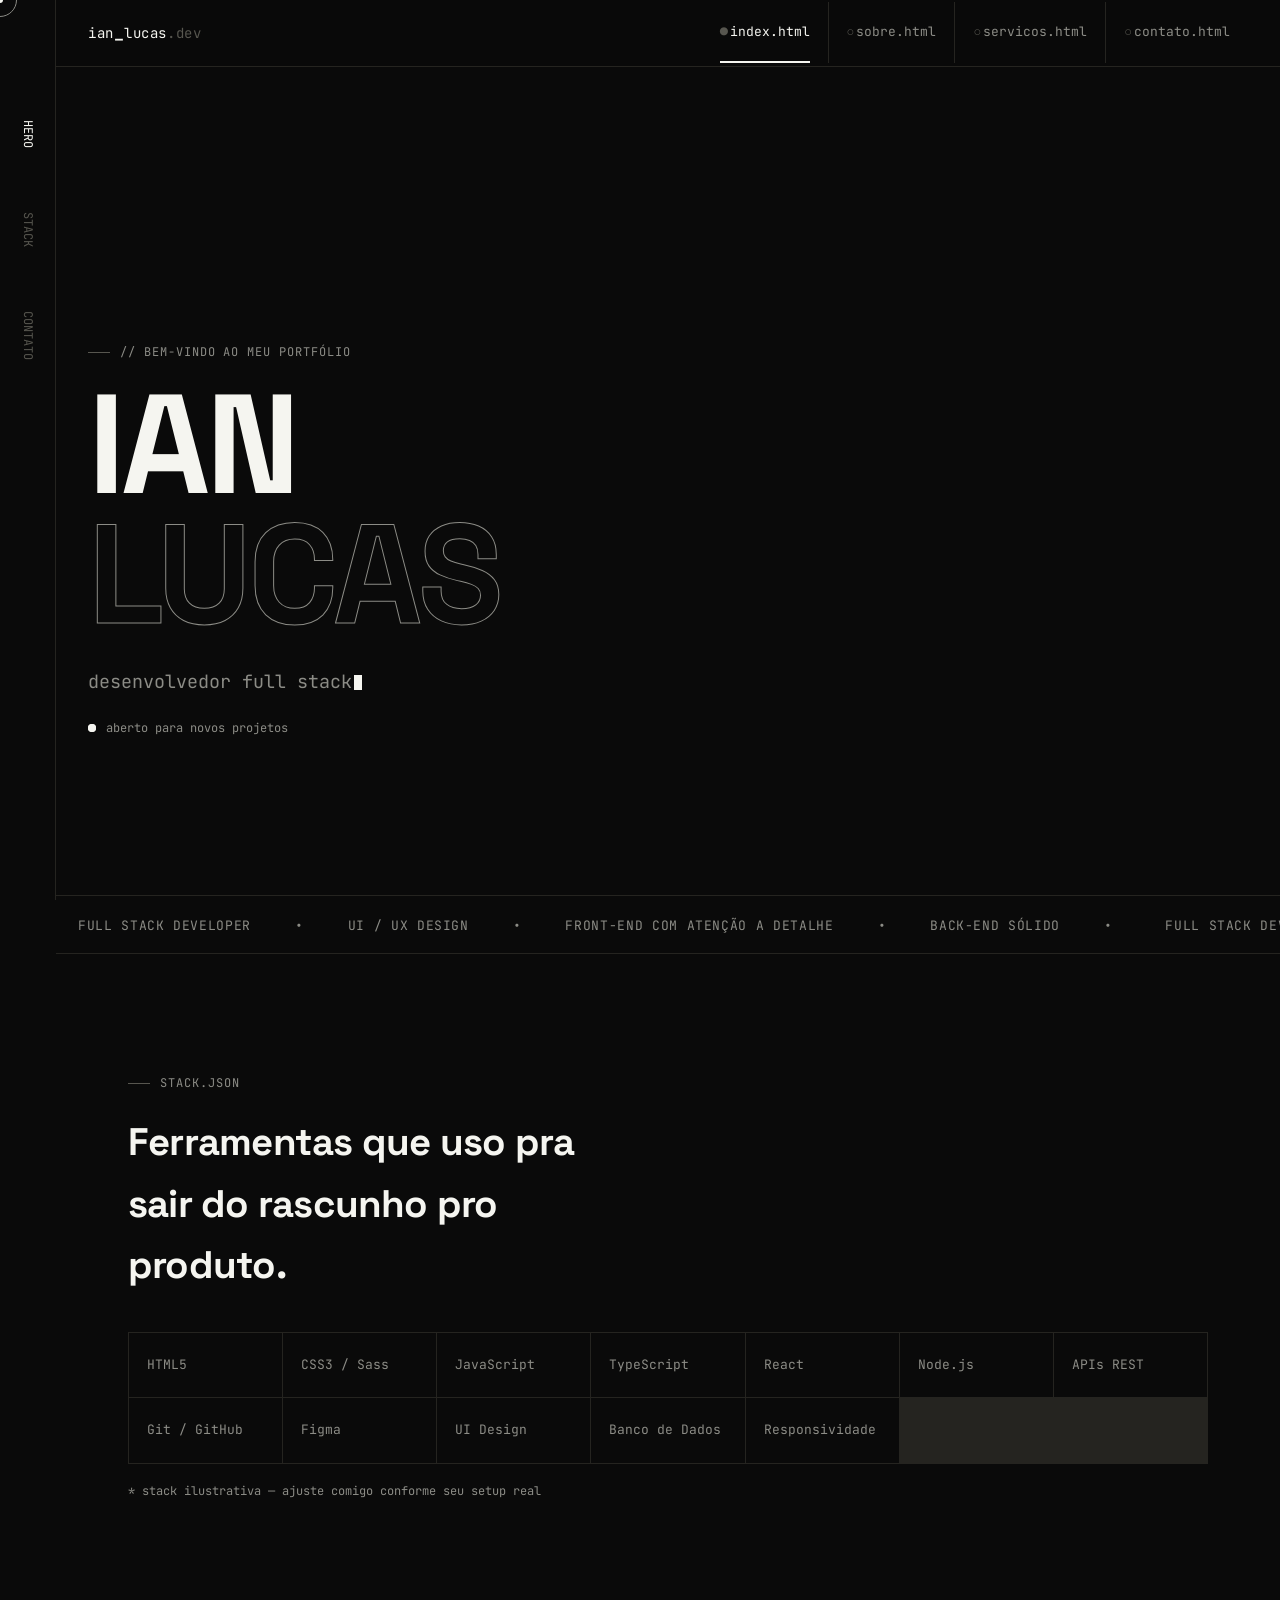
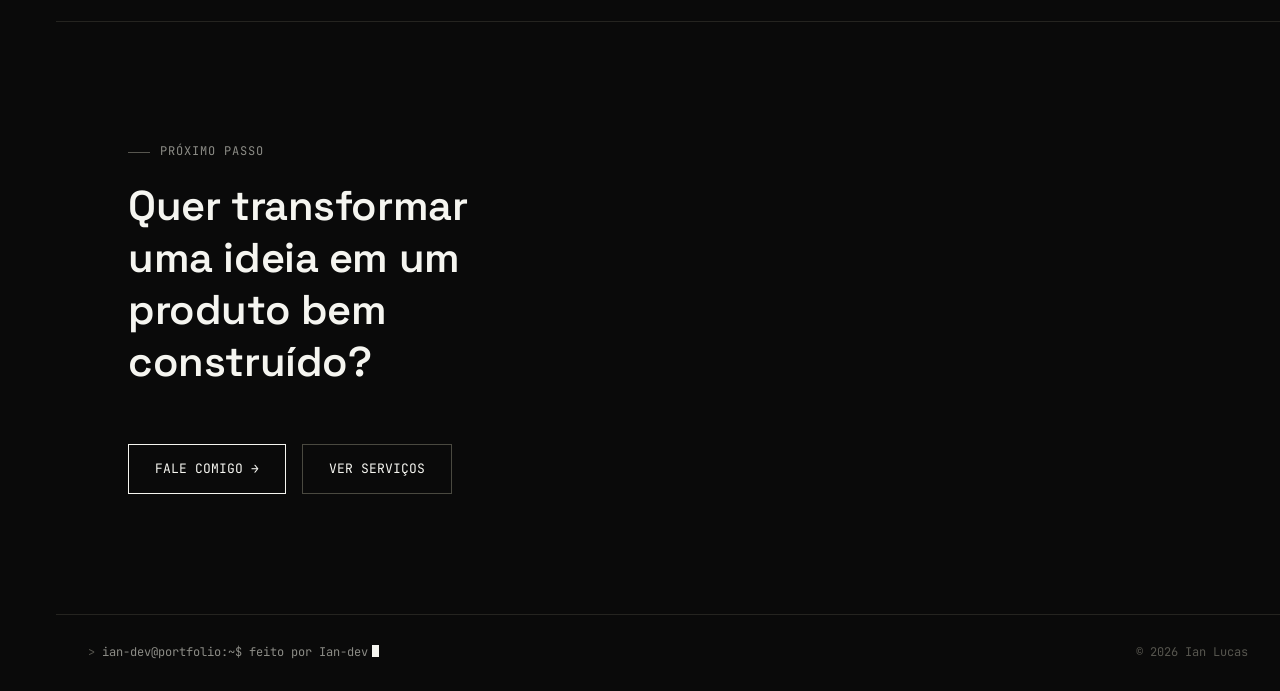
<file: index.html>
<!DOCTYPE html>
<html lang="pt-br">
<head>
<meta charset="UTF-8">
<meta name="viewport" content="width=device-width, initial-scale=1.0">
<title>Ian Lucas — Full Stack Developer</title>
<link rel="stylesheet" href="style.css">
<link rel="icon" type="image/svg+xml" href="favicon.svg">
</head>
<body>
<div class="cursor-dot"></div>
<div class="cursor-ring"></div>

<div class="frame">
  <nav class="gutter">
    <span class="active" data-target="#hero">HERO</span>
    <span data-target="#stack">STACK</span>
    <span data-target="#cta">CONTATO</span>
  </nav>

  <header class="topbar">
    <a href="index.html" class="brand">ian<b>_</b>lucas<span style="color:var(--fg-dimmer)">.dev</span></a>
    <button class="nav-toggle" aria-label="menu">
      <span class="dots"><span></span><span></span><span></span></span>
    </button>
    <div class="tabs">
      <a href="index.html" class="active"><span class="dot">●</span>index.html</a>
      <a href="sobre.html"><span class="dot">○</span>sobre.html</a>
      <a href="servicos.html"><span class="dot">○</span>servicos.html</a>
      <a href="contato.html"><span class="dot">○</span>contato.html</a>
    </div>
  </header>

  <main>
    <section id="hero" class="hero" style="border-bottom:none;padding-bottom:0;">
      <div class="eyebrow">// bem-vindo ao meu portfólio</div>
      <h1 class="hero-name">
        IAN<br>
        <span class="outline">LUCAS</span>
      </h1>
      <p class="hero-sub">
        <span data-type='["desenvolvedor full stack","interfaces com estilo","código que funciona e impressiona","disponível para novos projetos"]'></span><span class="caret"></span>
      </p>
      <div class="availability">
        <span class="pulse"></span> aberto para novos projetos
      </div>
    </section>

    <div class="marquee">
      <div class="marquee-track">
        <span>FULL STACK DEVELOPER</span><span>•</span><span>UI / UX DESIGN</span><span>•</span><span>FRONT-END COM ATENÇÃO A DETALHE</span><span>•</span><span>BACK-END SÓLIDO</span><span>•</span>
        <span>FULL STACK DEVELOPER</span><span>•</span><span>UI / UX DESIGN</span><span>•</span><span>FRONT-END COM ATENÇÃO A DETALHE</span><span>•</span><span>BACK-END SÓLIDO</span><span>•</span>
      </div>
    </div>

    <section id="stack">
      <div class="section-inner">
        <div class="eyebrow reveal">stack.json</div>
        <h2 class="reveal" style="font-size:clamp(1.6rem,3vw,2.4rem);max-width:20ch;">Ferramentas que uso pra sair do rascunho pro produto.</h2>
        <div class="stack-grid reveal">
          <div>HTML5</div>
          <div>CSS3 / Sass</div>
          <div>JavaScript</div>
          <div>TypeScript</div>
          <div>React</div>
          <div>Node.js</div>
          <div>APIs REST</div>
          <div>Git / GitHub</div>
          <div>Figma</div>
          <div>UI Design</div>
          <div>Banco de Dados</div>
          <div>Responsividade</div>
        </div>
        <p class="reveal" style="color:var(--fg-dim);font-family:var(--mono);font-size:12px;margin-top:18px;">* stack ilustrativa — ajuste comigo conforme seu setup real</p>
      </div>
    </section>

    <section id="cta" style="border-bottom:none;">
      <div class="section-inner reveal">
        <div class="eyebrow">próximo passo</div>
        <p class="big-lead">Quer transformar uma ideia em um produto bem construído?</p>
        <div class="contact-cta">
          <a href="contato.html" class="btn magnetic">FALE COMIGO →</a>
          <a href="servicos.html" class="btn magnetic" style="border-color:var(--line-bright);">VER SERVIÇOS</a>
        </div>
      </div>
    </section>
  </main>

  <footer class="sitefoot">
    <span class="prompt">ian-dev@portfolio:~$ feito por Ian-dev<span class="caret"></span></span>
    <span>© 2026 Ian Lucas</span>
  </footer>
</div>

<script src="script.js"></script>
</body>
</html>
</file>
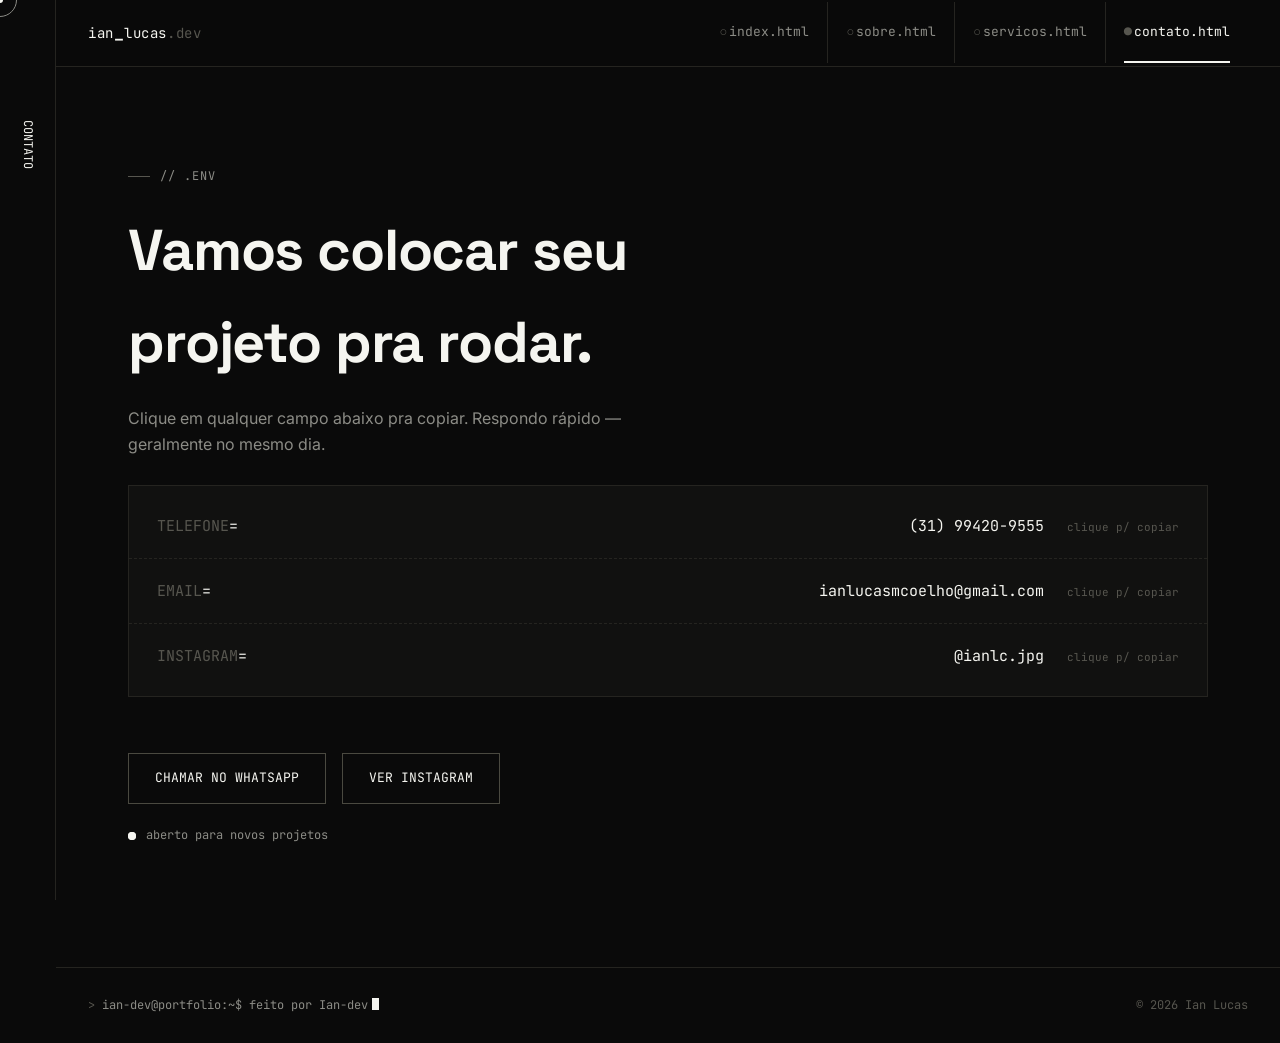
<file: contato.html>
<!DOCTYPE html>
<html lang="pt-br">
<head>
<meta charset="UTF-8">
<meta name="viewport" content="width=device-width, initial-scale=1.0">
<title>Contato — Ian Lucas</title>
<link rel="stylesheet" href="style.css">
<link rel="icon" type="image/svg+xml" href="favicon.svg">
</head>
<body>
<div class="cursor-dot"></div>
<div class="cursor-ring"></div>

<div class="frame">
  <nav class="gutter">
    <span class="active" data-target="#contact">CONTATO</span>
  </nav>

  <header class="topbar">
    <a href="index.html" class="brand">ian<b>_</b>lucas<span style="color:var(--fg-dimmer)">.dev</span></a>
    <button class="nav-toggle" aria-label="menu">
      <span class="dots"><span></span><span></span><span></span></span>
    </button>
    <div class="tabs">
      <a href="index.html"><span class="dot">○</span>index.html</a>
      <a href="sobre.html"><span class="dot">○</span>sobre.html</a>
      <a href="servicos.html"><span class="dot">○</span>servicos.html</a>
      <a href="contato.html" class="active"><span class="dot">●</span>contato.html</a>
    </div>
  </header>

  <main>
    <section id="contact" style="border-bottom:none;padding-top:100px;">
      <div class="section-inner">
        <div class="eyebrow reveal">// .env</div>
        <h1 class="reveal" style="font-size:clamp(2.2rem,5vw,3.6rem);max-width:16ch;">Vamos colocar seu projeto pra rodar.</h1>
        <p class="reveal" style="color:var(--fg-dim);max-width:52ch;margin-top:18px;">Clique em qualquer campo abaixo pra copiar. Respondo rápido — geralmente no mesmo dia.</p>

        <div class="env-block reveal">
          <div class="env-row" data-copy="31994209555">
            <div><span class="env-key">TELEFONE</span>=</div>
            <div class="env-val">(31) 99420-9555 <span class="env-copy">clique p/ copiar</span></div>
          </div>
          <div class="env-row" data-copy="ianlucasmcoelho@gmail.com">
            <div><span class="env-key">EMAIL</span>=</div>
            <div class="env-val">ianlucasmcoelho@gmail.com <span class="env-copy">clique p/ copiar</span></div>
          </div>
          <div class="env-row" data-copy="@ianlc.jpg">
            <div><span class="env-key">INSTAGRAM</span>=</div>
            <div class="env-val">@ianlc.jpg <span class="env-copy">clique p/ copiar</span></div>
          </div>
        </div>

        <div class="contact-cta reveal">
          <a href="https://wa.me/5531994209555" target="_blank" rel="noopener" class="btn magnetic" style="border-color:var(--line-bright);">CHAMAR NO WHATSAPP</a>
          <a href="https://instagram.com/ianlc.jpg" target="_blank" rel="noopener" class="btn magnetic" style="border-color:var(--line-bright);">VER INSTAGRAM</a>
        </div>

        <div class="availability">
          <span class="pulse"></span> aberto para novos projetos
        </div>
      </div>
    </section>
  </main>

  <footer class="sitefoot">
    <span class="prompt">ian-dev@portfolio:~$ feito por Ian-dev<span class="caret"></span></span>
    <span>© 2026 Ian Lucas</span>
  </footer>
</div>

<script src="script.js"></script>
</body>
</html>
</file>
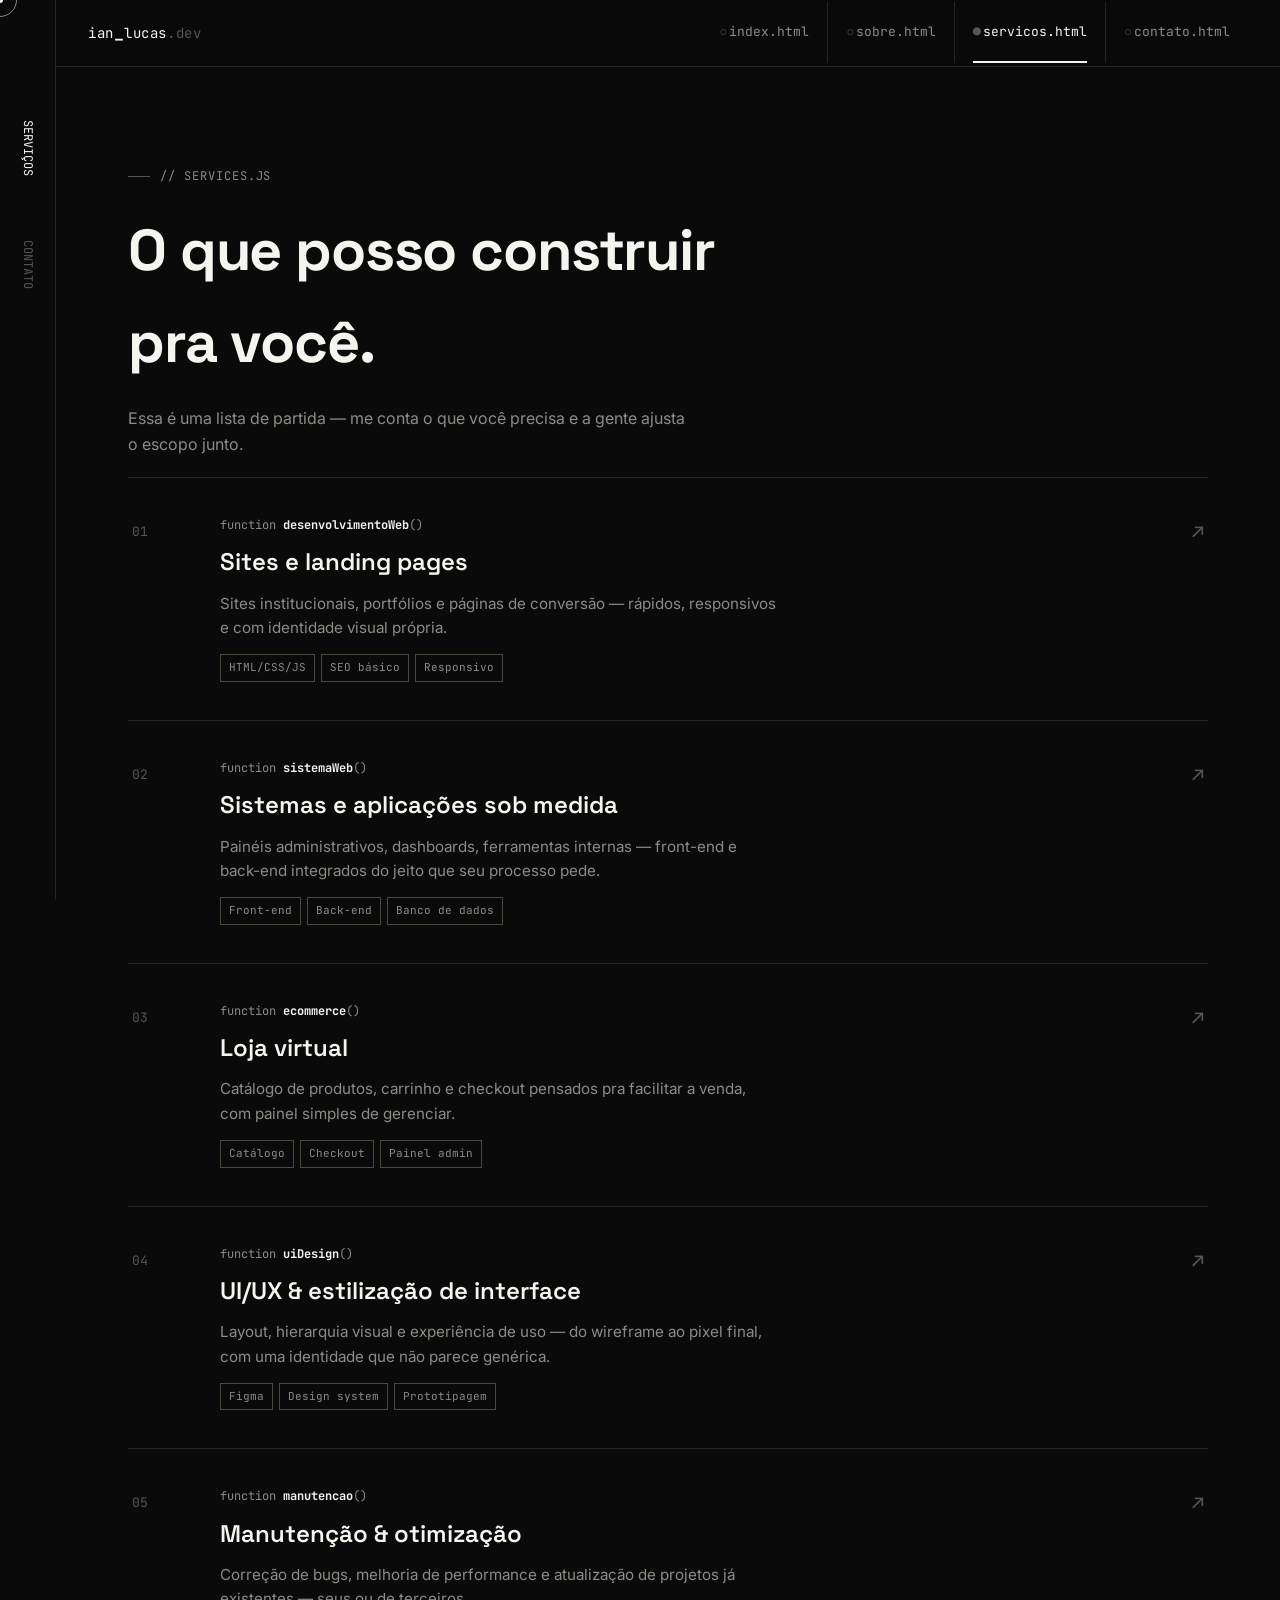
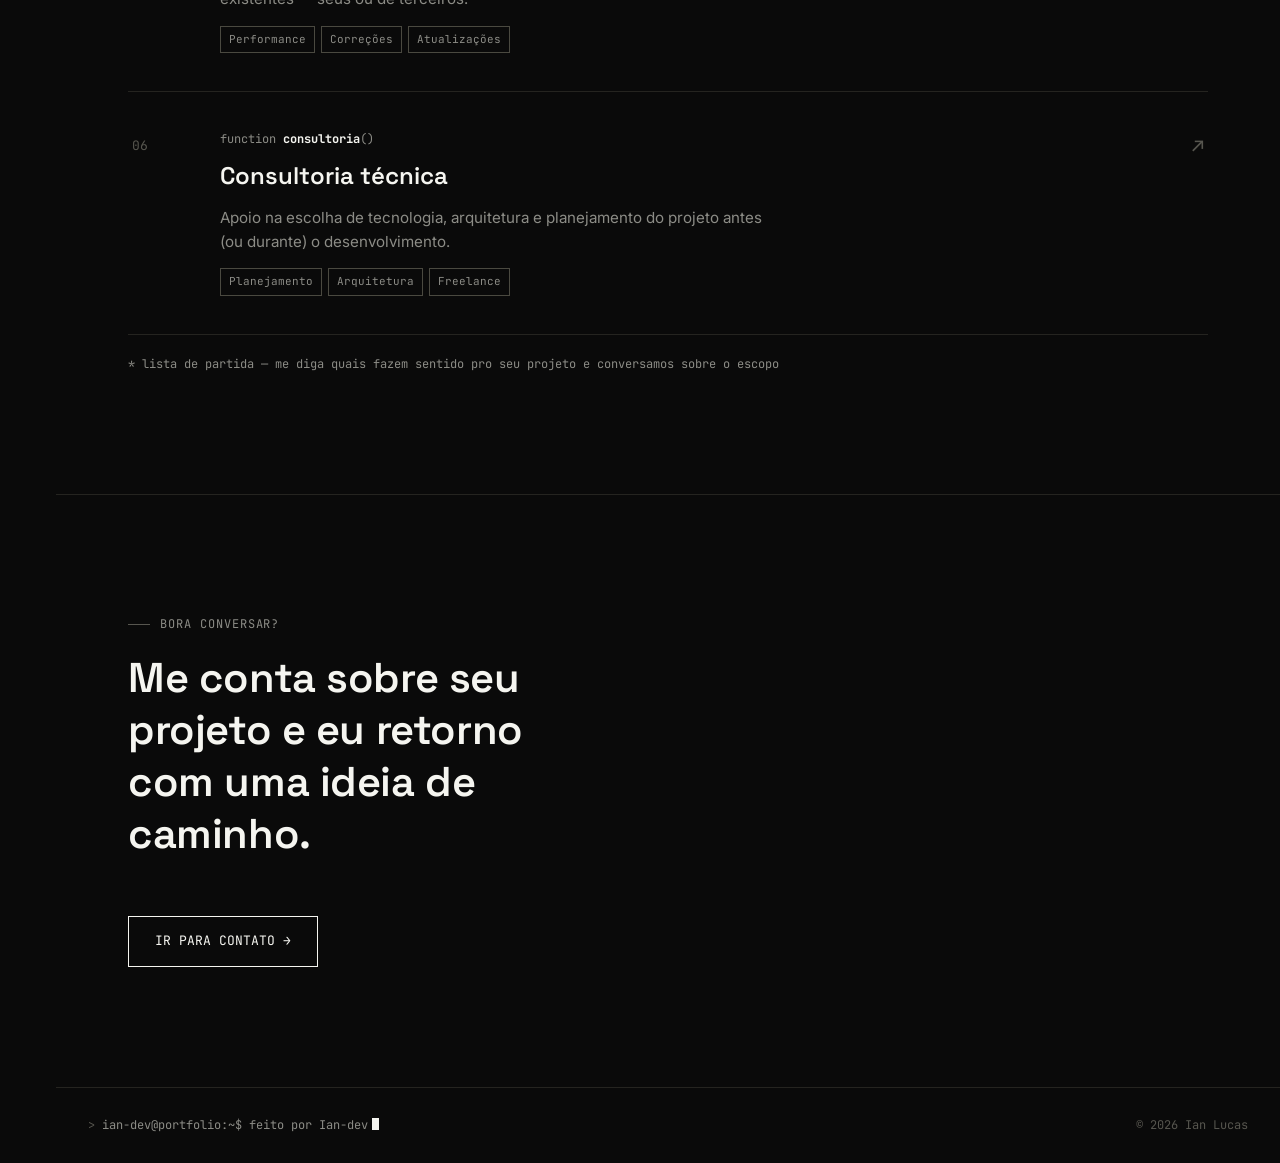
<file: servicos.html>
<!DOCTYPE html>
<html lang="pt-br">
<head>
<meta charset="UTF-8">
<meta name="viewport" content="width=device-width, initial-scale=1.0">
<title>Serviços — Ian Lucas</title>
<link rel="stylesheet" href="style.css">
<link rel="icon" type="image/svg+xml" href="favicon.svg">
</head>
<body>
<div class="cursor-dot"></div>
<div class="cursor-ring"></div>

<div class="frame">
  <nav class="gutter">
    <span class="active" data-target="#svc">SERVIÇOS</span>
    <span data-target="#cta2">CONTATO</span>
  </nav>

  <header class="topbar">
    <a href="index.html" class="brand">ian<b>_</b>lucas<span style="color:var(--fg-dimmer)">.dev</span></a>
    <button class="nav-toggle" aria-label="menu">
      <span class="dots"><span></span><span></span><span></span></span>
    </button>
    <div class="tabs">
      <a href="index.html"><span class="dot">○</span>index.html</a>
      <a href="sobre.html"><span class="dot">○</span>sobre.html</a>
      <a href="servicos.html" class="active"><span class="dot">●</span>servicos.html</a>
      <a href="contato.html"><span class="dot">○</span>contato.html</a>
    </div>
  </header>

  <main>
    <section id="svc" style="padding-top:100px;">
      <div class="section-inner">
        <div class="eyebrow reveal">// services.js</div>
        <h1 class="reveal" style="font-size:clamp(2.2rem,5vw,3.6rem);max-width:18ch;">O que posso construir pra você.</h1>
        <p class="reveal" style="color:var(--fg-dim);max-width:56ch;margin-top:18px;">Essa é uma lista de partida — me conta o que você precisa e a gente ajusta o escopo junto.</p>

        <div class="svc-list reveal">

          <div class="svc-item">
            <div class="svc-num">01</div>
            <div>
              <div class="svc-fn">function <b>desenvolvimentoWeb</b>()</div>
              <div class="svc-title">Sites e landing pages</div>
              <div class="svc-desc">Sites institucionais, portfólios e páginas de conversão — rápidos, responsivos e com identidade visual própria.</div>
              <div class="svc-tags"><span>HTML/CSS/JS</span><span>SEO básico</span><span>Responsivo</span></div>
            </div>
            <div class="svc-arrow">↗</div>
          </div>

          <div class="svc-item">
            <div class="svc-num">02</div>
            <div>
              <div class="svc-fn">function <b>sistemaWeb</b>()</div>
              <div class="svc-title">Sistemas e aplicações sob medida</div>
              <div class="svc-desc">Painéis administrativos, dashboards, ferramentas internas — front-end e back-end integrados do jeito que seu processo pede.</div>
              <div class="svc-tags"><span>Front-end</span><span>Back-end</span><span>Banco de dados</span></div>
            </div>
            <div class="svc-arrow">↗</div>
          </div>

          <div class="svc-item">
            <div class="svc-num">03</div>
            <div>
              <div class="svc-fn">function <b>ecommerce</b>()</div>
              <div class="svc-title">Loja virtual</div>
              <div class="svc-desc">Catálogo de produtos, carrinho e checkout pensados pra facilitar a venda, com painel simples de gerenciar.</div>
              <div class="svc-tags"><span>Catálogo</span><span>Checkout</span><span>Painel admin</span></div>
            </div>
            <div class="svc-arrow">↗</div>
          </div>

          <div class="svc-item">
            <div class="svc-num">04</div>
            <div>
              <div class="svc-fn">function <b>uiDesign</b>()</div>
              <div class="svc-title">UI/UX & estilização de interface</div>
              <div class="svc-desc">Layout, hierarquia visual e experiência de uso — do wireframe ao pixel final, com uma identidade que não parece genérica.</div>
              <div class="svc-tags"><span>Figma</span><span>Design system</span><span>Prototipagem</span></div>
            </div>
            <div class="svc-arrow">↗</div>
          </div>

          <div class="svc-item">
            <div class="svc-num">05</div>
            <div>
              <div class="svc-fn">function <b>manutencao</b>()</div>
              <div class="svc-title">Manutenção & otimização</div>
              <div class="svc-desc">Correção de bugs, melhoria de performance e atualização de projetos já existentes — seus ou de terceiros.</div>
              <div class="svc-tags"><span>Performance</span><span>Correções</span><span>Atualizações</span></div>
            </div>
            <div class="svc-arrow">↗</div>
          </div>

          <div class="svc-item">
            <div class="svc-num">06</div>
            <div>
              <div class="svc-fn">function <b>consultoria</b>()</div>
              <div class="svc-title">Consultoria técnica</div>
              <div class="svc-desc">Apoio na escolha de tecnologia, arquitetura e planejamento do projeto antes (ou durante) o desenvolvimento.</div>
              <div class="svc-tags"><span>Planejamento</span><span>Arquitetura</span><span>Freelance</span></div>
            </div>
            <div class="svc-arrow">↗</div>
          </div>

        </div>
        <p class="reveal" style="color:var(--fg-dim);font-family:var(--mono);font-size:12px;margin-top:20px;">* lista de partida — me diga quais fazem sentido pro seu projeto e conversamos sobre o escopo</p>
      </div>
    </section>

    <section id="cta2" style="border-bottom:none;">
      <div class="section-inner reveal">
        <div class="eyebrow">bora conversar?</div>
        <p class="big-lead">Me conta sobre seu projeto e eu retorno com uma ideia de caminho.</p>
        <div class="contact-cta">
          <a href="contato.html" class="btn magnetic">IR PARA CONTATO →</a>
        </div>
      </div>
    </section>
  </main>

  <footer class="sitefoot">
    <span class="prompt">ian-dev@portfolio:~$ feito por Ian-dev<span class="caret"></span></span>
    <span>© 2026 Ian Lucas</span>
  </footer>
</div>

<script src="script.js"></script>
</body>
</html>
</file>
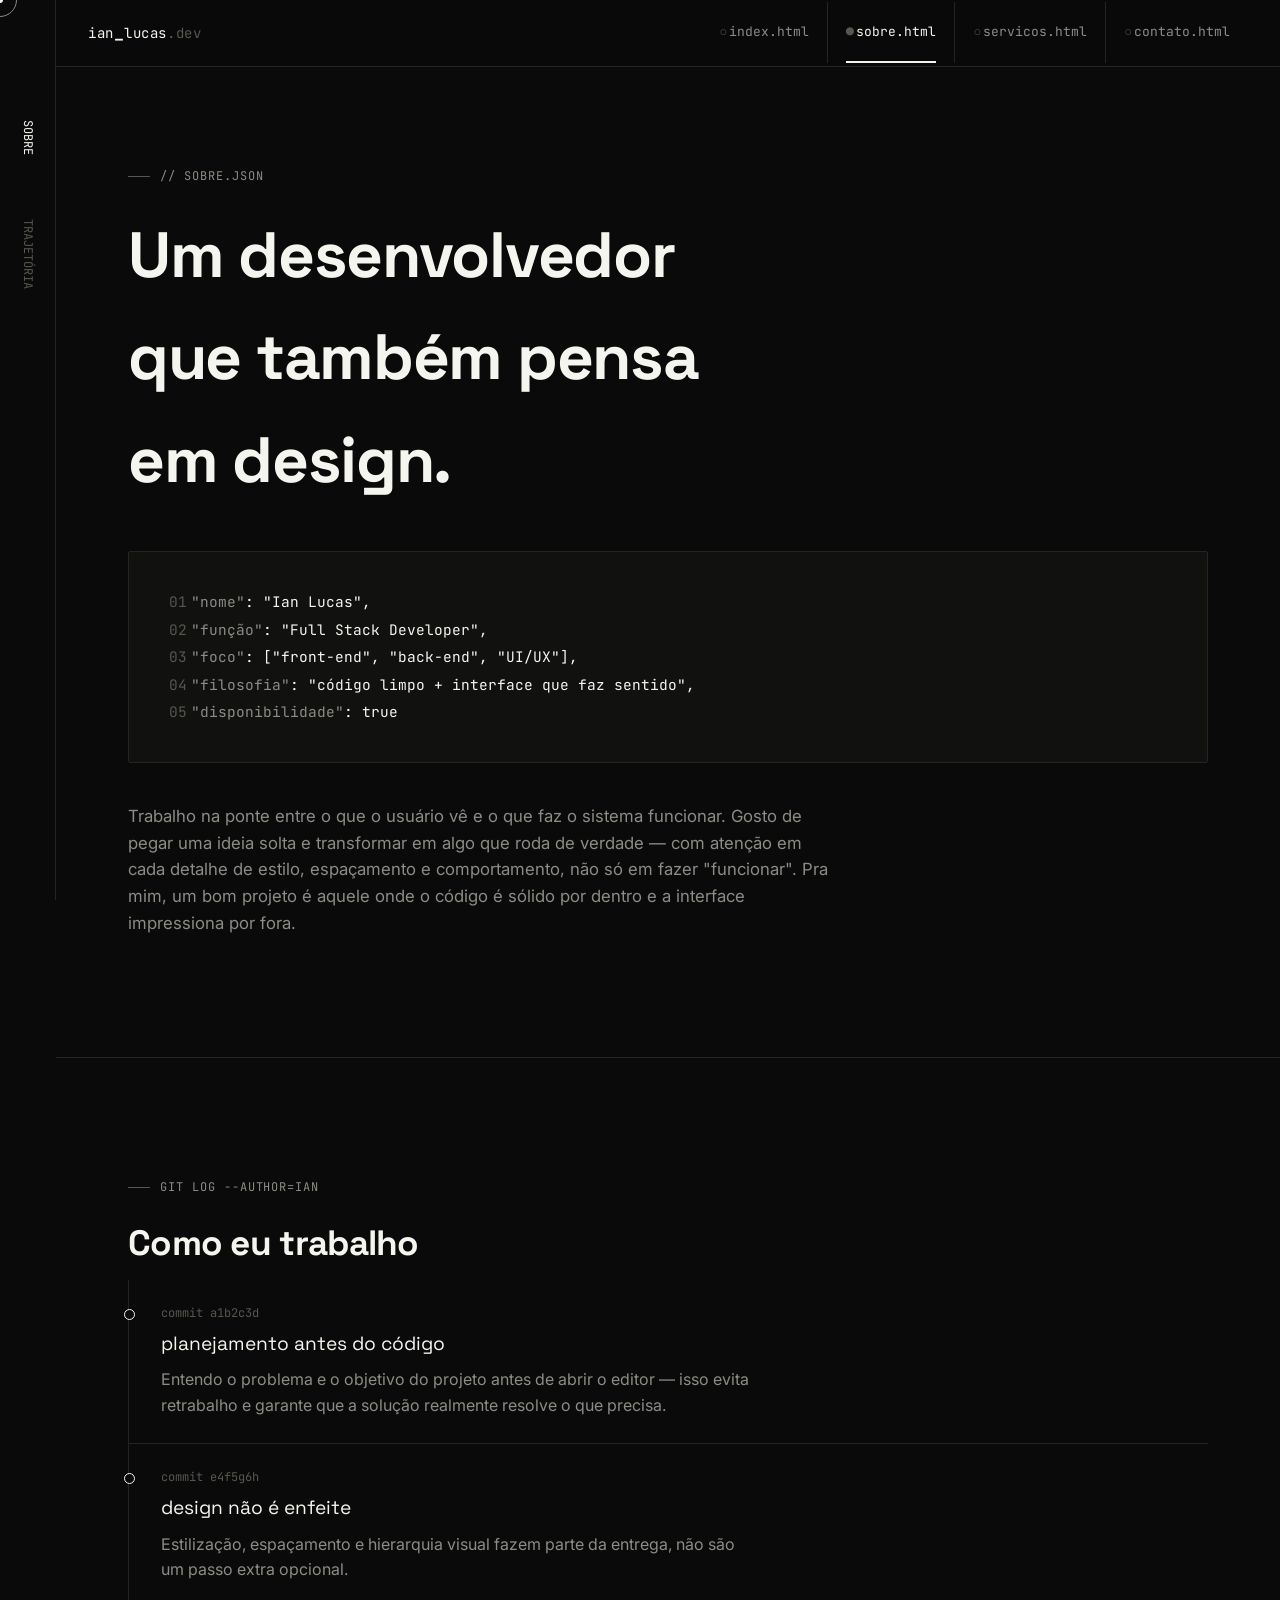
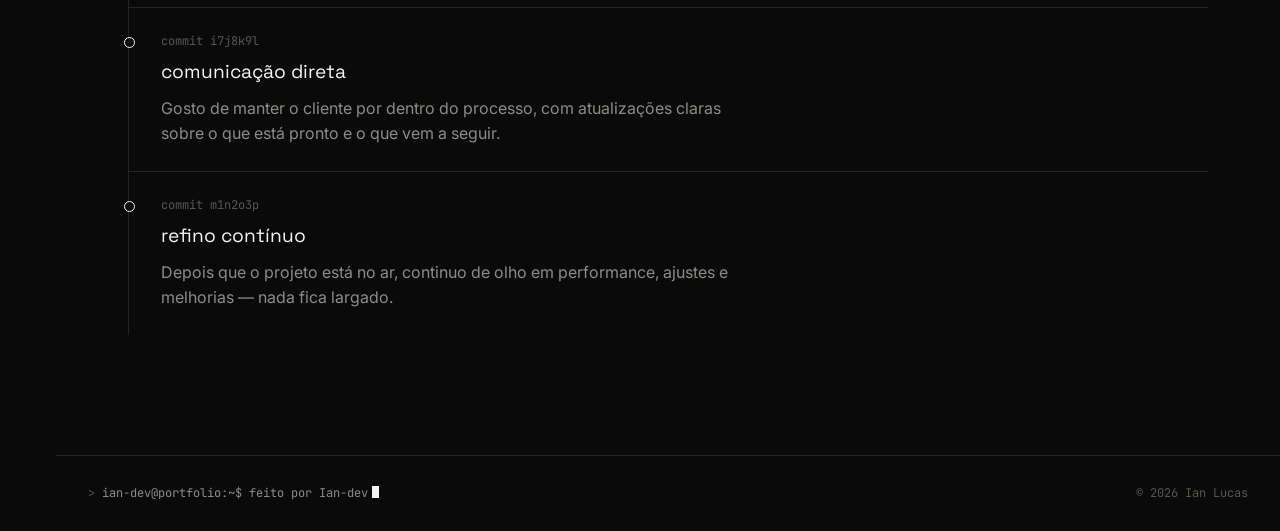
<file: sobre.html>
<!DOCTYPE html>
<html lang="pt-br">
<head>
<meta charset="UTF-8">
<meta name="viewport" content="width=device-width, initial-scale=1.0">
<title>Sobre — Ian Lucas</title>
<link rel="stylesheet" href="style.css">
<link rel="icon" type="image/svg+xml" href="favicon.svg">
</head>
<body>
<div class="cursor-dot"></div>
<div class="cursor-ring"></div>

<div class="frame">
  <nav class="gutter">
    <span class="active" data-target="#about">SOBRE</span>
    <span data-target="#log">TRAJETÓRIA</span>
  </nav>

  <header class="topbar">
    <a href="index.html" class="brand">ian<b>_</b>lucas<span style="color:var(--fg-dimmer)">.dev</span></a>
    <button class="nav-toggle" aria-label="menu">
      <span class="dots"><span></span><span></span><span></span></span>
    </button>
    <div class="tabs">
      <a href="index.html"><span class="dot">○</span>index.html</a>
      <a href="sobre.html" class="active"><span class="dot">●</span>sobre.html</a>
      <a href="servicos.html"><span class="dot">○</span>servicos.html</a>
      <a href="contato.html"><span class="dot">○</span>contato.html</a>
    </div>
  </header>

  <main>
    <section id="about" style="padding-top:100px;">
      <div class="section-inner">
        <div class="eyebrow reveal">// sobre.json</div>
        <h1 class="reveal" style="font-size:clamp(2.2rem,5vw,4rem);max-width:16ch;margin-bottom:40px;">Um desenvolvedor que também pensa em design.</h1>

        <div class="json-card reveal">
          <div><span class="idx">01</span><span class="k">"nome"</span>: <span class="s">"Ian Lucas"</span>,</div>
          <div><span class="idx">02</span><span class="k">"função"</span>: <span class="s">"Full Stack Developer"</span>,</div>
          <div><span class="idx">03</span><span class="k">"foco"</span>: <span class="s">["front-end", "back-end", "UI/UX"]</span>,</div>
          <div><span class="idx">04</span><span class="k">"filosofia"</span>: <span class="s">"código limpo + interface que faz sentido"</span>,</div>
          <div><span class="idx">05</span><span class="k">"disponibilidade"</span>: <span class="s">true</span></div>
        </div>

        <p class="reveal" style="margin-top:40px;max-width:64ch;color:var(--fg-dim);font-size:1.05rem;">
          Trabalho na ponte entre o que o usuário vê e o que faz o sistema funcionar. Gosto de pegar uma ideia solta e transformar em algo que roda de verdade — com atenção em cada detalhe de estilo, espaçamento e comportamento, não só em fazer "funcionar". Pra mim, um bom projeto é aquele onde o código é sólido por dentro e a interface impressiona por fora.
        </p>
      </div>
    </section>

    <section id="log" style="border-bottom:none;">
      <div class="section-inner">
        <div class="eyebrow reveal">git log --author=ian</div>
        <h2 class="reveal" style="font-size:clamp(1.6rem,3vw,2.2rem);margin-bottom:8px;">Como eu trabalho</h2>
        <div class="log reveal">
          <div class="log-item">
            <div class="log-hash">commit a1b2c3d</div>
            <div class="log-msg">planejamento antes do código</div>
            <div class="log-desc">Entendo o problema e o objetivo do projeto antes de abrir o editor — isso evita retrabalho e garante que a solução realmente resolve o que precisa.</div>
          </div>
          <div class="log-item">
            <div class="log-hash">commit e4f5g6h</div>
            <div class="log-msg">design não é enfeite</div>
            <div class="log-desc">Estilização, espaçamento e hierarquia visual fazem parte da entrega, não são um passo extra opcional.</div>
          </div>
          <div class="log-item">
            <div class="log-hash">commit i7j8k9l</div>
            <div class="log-msg">comunicação direta</div>
            <div class="log-desc">Gosto de manter o cliente por dentro do processo, com atualizações claras sobre o que está pronto e o que vem a seguir.</div>
          </div>
          <div class="log-item">
            <div class="log-hash">commit m1n2o3p</div>
            <div class="log-msg">refino contínuo</div>
            <div class="log-desc">Depois que o projeto está no ar, continuo de olho em performance, ajustes e melhorias — nada fica largado.</div>
          </div>
        </div>
      </div>
    </section>
  </main>

  <footer class="sitefoot">
    <span class="prompt">ian-dev@portfolio:~$ feito por Ian-dev<span class="caret"></span></span>
    <span>© 2026 Ian Lucas</span>
  </footer>
</div>

<script src="script.js"></script>
</body>
</html>
</file>
<file: style.css>
@import url('https://fonts.googleapis.com/css2?family=Space+Grotesk:wght@400;500;600;700&family=JetBrains+Mono:wght@400;500;700&family=Inter:wght@400;500;600&display=swap');

:root{
  --bg:#0a0a0a;
  --bg-alt:#111110;
  --fg:#f5f5f0;
  --fg-dim:#8c8c86;
  --fg-dimmer:#57564f;
  --line:#252420;
  --line-bright:#4a4940;
  --mono:'JetBrains Mono', monospace;
  --display:'Space Grotesk', sans-serif;
  --body:'Inter', sans-serif;
}

*{margin:0;padding:0;box-sizing:border-box;-webkit-tap-highlight-color:transparent;}
html{scroll-behavior:smooth;width:100%;overflow-x:hidden;}
body{
  background:var(--bg);
  color:var(--fg);
  font-family:var(--body);
  font-size:16px;
  line-height:1.6;
  overflow-x:hidden;
  width:100%;
  cursor:none;
}
a{color:inherit;text-decoration:none;}
ul{list-style:none;}
img{max-width:100%;display:block;}

::selection{background:var(--fg);color:var(--bg);}

/* ---------- custom cursor ---------- */
.cursor-dot,.cursor-ring{
  position:fixed;top:0;left:0;pointer-events:none;z-index:9999;
  border-radius:50%;transform:translate(-50%,-50%);
  transition:opacity .2s ease;
}
.cursor-dot{width:6px;height:6px;background:var(--fg);}
.cursor-ring{width:34px;height:34px;border:1px solid var(--fg-dim);
  transition:width .18s ease,height .18s ease,border-color .18s ease,transform .05s linear;}
.cursor-ring.hover{width:60px;height:60px;border-color:var(--fg);}
@media (hover:none){
  .cursor-dot,.cursor-ring{display:none;}
  body,.env-row,.nav-toggle,a,button{cursor:auto;}
}

/* ---------- layout shell ---------- */
.frame{
  position:relative;
  min-height:100vh;
  display:flex;
  flex-direction:column;
}

/* gutter of line numbers running down the page like an editor */
.gutter{
  position:fixed;
  top:0;left:0;
  width:56px;
  height:100vh;
  display:flex;
  flex-direction:column;
  align-items:center;
  padding-top:120px;
  gap:64px;
  font-family:var(--mono);
  font-size:12px;
  color:var(--fg-dimmer);
  border-right:1px solid var(--line);
  z-index:5;
}
.gutter span{writing-mode:vertical-rl;}
.gutter .active{color:var(--fg);}
@media (max-width:860px){.gutter{display:none;}}

main{margin-left:56px;}
@media (max-width:860px){main{margin-left:0;}}

/* ---------- top nav styled as editor tabs ---------- */
header.topbar{
  position:sticky;top:0;z-index:20;
  margin-left:56px;
  background:rgba(10,10,10,.85);
  backdrop-filter:blur(8px);
  border-bottom:1px solid var(--line);
  display:flex;align-items:center;justify-content:space-between;
  padding:0 32px;
}
@media (max-width:860px){header.topbar{margin-left:0;}}

.brand{
  font-family:var(--mono);
  font-size:14px;
  padding:20px 0;
  letter-spacing:.04em;
}
.brand b{font-family:var(--display);font-weight:700;font-size:16px;}

.tabs{display:flex;}
.tabs a{
  font-family:var(--mono);
  font-size:13px;
  color:var(--fg-dim);
  padding:20px 18px;
  border-right:1px solid var(--line);
  position:relative;
  white-space:nowrap;
}
.tabs a:last-child{border-right:none;}
.tabs a::before{content:'';}
.tabs a.active{color:var(--fg);}
.tabs a.active::after{
  content:'';position:absolute;left:18px;right:18px;bottom:0;height:2px;background:var(--fg);
}
.tabs a .dot{color:var(--fg-dimmer);margin-right:2px;}

.nav-toggle{display:none;background:none;border:none;color:var(--fg);cursor:none;
  width:44px;height:44px;align-items:center;justify-content:center;flex-shrink:0;}
.nav-toggle .dots{display:flex;align-items:center;gap:4px;}
.nav-toggle .dots span{width:4px;height:4px;border-radius:50%;background:var(--fg-dim);transition:background .2s ease,transform .2s ease;}
.nav-toggle.open .dots span{background:var(--fg);}
@media (max-width:720px){
  header.topbar{position:sticky;flex-wrap:nowrap;}
  .tabs{display:none !important;position:absolute;top:100%;left:0;right:0;background:var(--bg);flex-direction:column;
    border-bottom:1px solid var(--line);z-index:50;max-height:calc(100vh - 61px);overflow-y:auto;}
  .tabs.open{display:flex !important;}
  .tabs a{border-right:none;border-bottom:1px solid var(--line);padding:16px 24px;min-height:44px;display:flex;align-items:center;}
  .nav-toggle{display:flex;}
  .brand{overflow:hidden;text-overflow:ellipsis;white-space:nowrap;max-width:60vw;}
}

/* ---------- footer ---------- */
footer.sitefoot{
  margin-left:56px;
  border-top:1px solid var(--line);
  padding:28px 32px;
  font-family:var(--mono);
  font-size:12px;
  color:var(--fg-dimmer);
  display:flex;justify-content:space-between;flex-wrap:wrap;gap:8px;
  margin-top:auto;
}
@media (max-width:860px){footer.sitefoot{margin-left:0;}}
footer.sitefoot .prompt{color:var(--fg-dim);}
footer.sitefoot .prompt::before{content:'> ';color:var(--fg-dimmer);}
footer.sitefoot .caret{display:inline-block;width:7px;height:12px;background:var(--fg);margin-left:4px;animation:blink 1s steps(1) infinite;vertical-align:-1px;}
@keyframes blink{50%{opacity:0;}}

/* ---------- utility ---------- */
.eyebrow{
  font-family:var(--mono);font-size:12px;color:var(--fg-dim);
  letter-spacing:.08em;text-transform:uppercase;
  display:flex;align-items:center;gap:10px;margin-bottom:18px;
}
.eyebrow::before{content:'';width:22px;height:1px;background:var(--fg-dimmer);}

section{padding:120px 32px;border-bottom:1px solid var(--line);}
section:last-of-type{border-bottom:none;}
.section-inner{max-width:1080px;margin:0 auto;}

h1,h2,h3{font-family:var(--display);font-weight:700;letter-spacing:-.02em;}

.reveal{opacity:0;transform:translateY(28px);transition:opacity .7s ease,transform .7s ease;}
.reveal.in-view{opacity:1;transform:translateY(0);}

.btn{
  font-family:var(--mono);font-size:13px;
  border:1px solid var(--fg);color:var(--fg);
  padding:14px 26px;display:inline-flex;align-items:center;gap:10px;
  position:relative;overflow:hidden;transition:color .3s ease;
}
.btn::before{
  content:'';position:absolute;inset:0;background:var(--fg);
  transform:translateY(101%);transition:transform .3s ease;z-index:-1;
}
.btn:hover{color:var(--bg);}
.btn:hover::before{transform:translateY(0);}

.magnetic{display:inline-block;}

/* ---------- hero (index) ---------- */
.hero{
  min-height:92vh;
  display:flex;flex-direction:column;justify-content:center;
  padding:120px 32px 80px;
  position:relative;
  border-bottom:1px solid var(--line);
}
.hero-name{
  font-family:var(--display);
  font-weight:700;
  font-size:clamp(3.2rem,11vw,9.5rem);
  line-height:.92;
  letter-spacing:-.03em;
  position:relative;
}
.hero-name .outline{
  -webkit-text-stroke:1px var(--fg-dim);
  color:transparent;
}
.hero-sub{
  font-family:var(--mono);
  font-size:clamp(.95rem,1.6vw,1.15rem);
  color:var(--fg-dim);
  margin-top:28px;
  min-height:1.6em;
}
.hero-sub .caret{display:inline-block;width:8px;height:15px;background:var(--fg);margin-left:2px;animation:blink 1s steps(1) infinite;vertical-align:-2px;}

.marquee{
  border-top:1px solid var(--line);border-bottom:1px solid var(--line);
  overflow:hidden;white-space:nowrap;padding:16px 0;
}
.marquee-track{display:inline-block;font-family:var(--mono);font-size:13px;color:var(--fg-dim);
  animation:scroll 22s linear infinite;letter-spacing:.05em;}
.marquee-track span{margin:0 22px;}
@keyframes scroll{from{transform:translateX(0);}to{transform:translateX(-50%);}}

/* ---------- stack / grid ---------- */
.stack-grid{
  display:grid;grid-template-columns:repeat(auto-fill,minmax(150px,1fr));
  gap:1px;background:var(--line);border:1px solid var(--line);margin-top:36px;
}
.stack-grid div{
  background:var(--bg);padding:22px 18px;font-family:var(--mono);font-size:13px;
  color:var(--fg-dim);transition:background .25s ease,color .25s ease;
}
.stack-grid div:hover{background:var(--fg);color:var(--bg);}

/* ---------- json-style about card ---------- */
.json-card{
  font-family:var(--mono);font-size:14.5px;line-height:1.9;
  background:var(--bg-alt);border:1px solid var(--line);
  padding:36px 40px;border-radius:2px;
}
.json-card .k{color:var(--fg-dim);}
.json-card .s{color:var(--fg);}
.json-card .idx{color:var(--fg-dimmer);display:inline-block;width:22px;}

/* ---------- git-log bio list ---------- */
.log{border-left:1px solid var(--line);margin-top:8px;}
.log-item{position:relative;padding:24px 0 24px 32px;border-bottom:1px solid var(--line);}
.log-item:last-child{border-bottom:none;}
.log-item::before{
  content:'';position:absolute;left:-5px;top:29px;width:9px;height:9px;
  border-radius:50%;background:var(--bg);border:1px solid var(--fg);
}
.log-hash{font-family:var(--mono);font-size:12px;color:var(--fg-dimmer);}
.log-msg{font-family:var(--display);font-size:1.2rem;margin-top:6px;}
.log-desc{color:var(--fg-dim);margin-top:8px;max-width:60ch;}

/* ---------- services (function cards) ---------- */
.svc-list{display:flex;flex-direction:column;margin-top:20px;border-top:1px solid var(--line);}
.svc-item{
  border-bottom:1px solid var(--line);padding:38px 4px;
  display:grid;grid-template-columns:64px 1fr auto;gap:24px;align-items:start;
  transition:padding-left .3s ease,background .3s ease;
}
.svc-item:hover{padding-left:22px;background:var(--bg-alt);}
.svc-num{font-family:var(--mono);color:var(--fg-dimmer);font-size:13px;padding-top:6px;}
.svc-fn{font-family:var(--mono);font-size:12px;color:var(--fg-dim);margin-bottom:8px;}
.svc-fn b{color:var(--fg);}
.svc-title{font-family:var(--display);font-size:1.5rem;font-weight:600;}
.svc-desc{color:var(--fg-dim);margin-top:10px;max-width:56ch;font-size:.95rem;}
.svc-tags{display:flex;flex-wrap:wrap;gap:6px;margin-top:14px;}
.svc-tags span{font-family:var(--mono);font-size:11px;border:1px solid var(--line-bright);padding:4px 8px;color:var(--fg-dim);}
.svc-arrow{font-family:var(--mono);color:var(--fg-dimmer);font-size:20px;transition:transform .3s ease,color .3s ease;}
.svc-item:hover .svc-arrow{transform:translateX(6px);color:var(--fg);}
@media (max-width:640px){.svc-item{grid-template-columns:32px 1fr;}.svc-arrow{display:none;}}

/* ---------- contact / env file ---------- */
.env-block{
  font-family:var(--mono);font-size:15px;background:var(--bg-alt);
  border:1px solid var(--line);padding:8px 0;margin-top:28px;
}
.env-row{
  display:flex;align-items:center;justify-content:space-between;gap:20px;
  padding:20px 28px;border-bottom:1px dashed var(--line);cursor:none;
  transition:background .25s ease;
}
.env-row:last-child{border-bottom:none;}
.env-row:hover{background:rgba(245,245,240,.04);}
.env-key{color:var(--fg-dimmer);}
.env-val{color:var(--fg);text-align:right;word-break:break-all;}
.env-copy{font-size:11px;color:var(--fg-dimmer);margin-left:14px;flex-shrink:0;}
.env-row.copied .env-copy{color:var(--fg);}

.contact-cta{
  margin-top:56px;display:flex;gap:16px;flex-wrap:wrap;
}

.availability{
  display:inline-flex;align-items:center;gap:10px;font-family:var(--mono);font-size:12px;color:var(--fg-dim);
  margin-top:22px;
}
.pulse{width:8px;height:8px;border-radius:50%;background:var(--fg);position:relative;}
.pulse::after{content:'';position:absolute;inset:0;border-radius:50%;background:var(--fg);animation:pulse 1.8s ease-out infinite;}
@keyframes pulse{0%{transform:scale(1);opacity:.7;}100%{transform:scale(2.6);opacity:0;}}

.big-lead{font-family:var(--display);font-weight:600;font-size:clamp(1.6rem,4vw,2.6rem);line-height:1.25;letter-spacing:-.01em;max-width:16ch;}

/* ========== RESPONSIVE — TABLET ========== */
@media (max-width:860px){
  section{padding:80px 24px;}
  .hero{padding:80px 24px 60px;min-height:80vh;}
  .hero-name{font-size:clamp(2.6rem,10vw,6rem);}
  .json-card{padding:24px 20px;font-size:13px;}
  .stack-grid{grid-template-columns:repeat(auto-fill,minmax(130px,1fr));}
  .contact-cta{flex-direction:column;}
  .contact-cta .btn{width:100%;justify-content:center;text-align:center;}
}

/* ========== RESPONSIVE — MOBILE ========== */
@media (max-width:560px){
  section{padding:60px 16px;}
  .hero{padding:60px 16px 40px;min-height:70vh;}
  .hero-name{font-size:clamp(2.2rem,13vw,4rem);}
  .hero-sub{font-size:.85rem;margin-top:18px;}

  header.topbar{padding:0 16px;}

  .marquee-track{font-size:11px;letter-spacing:.03em;}
  .marquee-track span{margin:0 12px;}

  .eyebrow{font-size:11px;margin-bottom:12px;}
  h2{font-size:clamp(1.3rem,5vw,1.8rem) !important;}

  .stack-grid{grid-template-columns:repeat(2,1fr);margin-top:24px;}
  .stack-grid div{padding:16px 14px;font-size:12px;}

  .json-card{padding:20px 16px;font-size:12.5px;line-height:1.7;overflow-x:auto;word-break:break-word;}

  /* services */
  .svc-item{grid-template-columns:1fr !important;gap:8px;padding:28px 0;}
  .svc-num{display:none;}
  .svc-title{font-size:1.2rem;}
  .svc-desc{font-size:.88rem;}
  .svc-tags span{font-size:10px;padding:3px 6px;}

  /* contact env block */
  .env-block{font-size:13px;margin-top:20px;}
  .env-row{flex-direction:column;align-items:flex-start;gap:6px;padding:16px 18px;}
  .env-val{text-align:left;font-size:13px;}
  .env-copy{margin-left:8px;}

  /* buttons */
  .btn{font-size:12px;padding:12px 20px;width:100%;justify-content:center;text-align:center;}
  .contact-cta{gap:10px;margin-top:36px;}

  /* footer */
  footer.sitefoot{padding:20px 16px;font-size:11px;flex-direction:column;gap:6px;}

  .big-lead{font-size:clamp(1.3rem,6vw,2rem);}
  .availability{font-size:11px;margin-top:16px;}

  /* log items */
  .log-item{padding:18px 0 18px 24px;}
  .log-msg{font-size:1.05rem;}
  .log-desc{font-size:.88rem;}
}

/* ========== RESPONSIVE — VERY SMALL PHONES ========== */
@media (max-width:380px){
  .hero-name{font-size:clamp(2rem,14vw,3.2rem);}
  .brand{font-size:12px;max-width:52vw;}
  .brand b{font-size:14px;}
  section{padding:48px 14px;}
  .hero{padding:56px 14px 32px;}
  .json-card{padding:16px 12px;font-size:11.5px;}
  .svc-title{font-size:1.05rem;}
  .big-lead{font-size:clamp(1.15rem,6vw,1.6rem);}
  .env-row{padding:14px 14px;}
  .contact-cta .btn,.btn{font-size:11px;padding:12px 16px;}
  .tabs a{padding:14px 18px;font-size:12px;}
}

/* ========== RESPONSIVE — SHORT / LANDSCAPE MOBILE ========== */
@media (max-width:900px) and (max-height:480px){
  .hero{min-height:auto;padding:100px 24px 40px;}
  .hero-name{font-size:clamp(2rem,8vw,3.5rem);}
  section{padding:56px 24px;}
}

/* ========== SAFE AREA (NOTCHED DEVICES) ========== */
@supports (padding:max(0px)){
  header.topbar{padding-left:max(32px,env(safe-area-inset-left));padding-right:max(32px,env(safe-area-inset-right));}
  footer.sitefoot{padding-left:max(32px,env(safe-area-inset-left));padding-right:max(32px,env(safe-area-inset-right));padding-bottom:max(28px,env(safe-area-inset-bottom));}
  @media (max-width:860px){
    header.topbar{padding-left:max(16px,env(safe-area-inset-left));padding-right:max(16px,env(safe-area-inset-right));}
  }
  @media (max-width:560px){
    footer.sitefoot{padding-left:max(16px,env(safe-area-inset-left));padding-right:max(16px,env(safe-area-inset-right));}
  }
}

/* ========== EXTRA WRAP SAFETY ========== */
.json-card .s,.json-card .k{overflow-wrap:break-word;}
.svc-desc,.log-desc{overflow-wrap:break-word;}
img,svg,video{max-width:100%;height:auto;}
</file>
